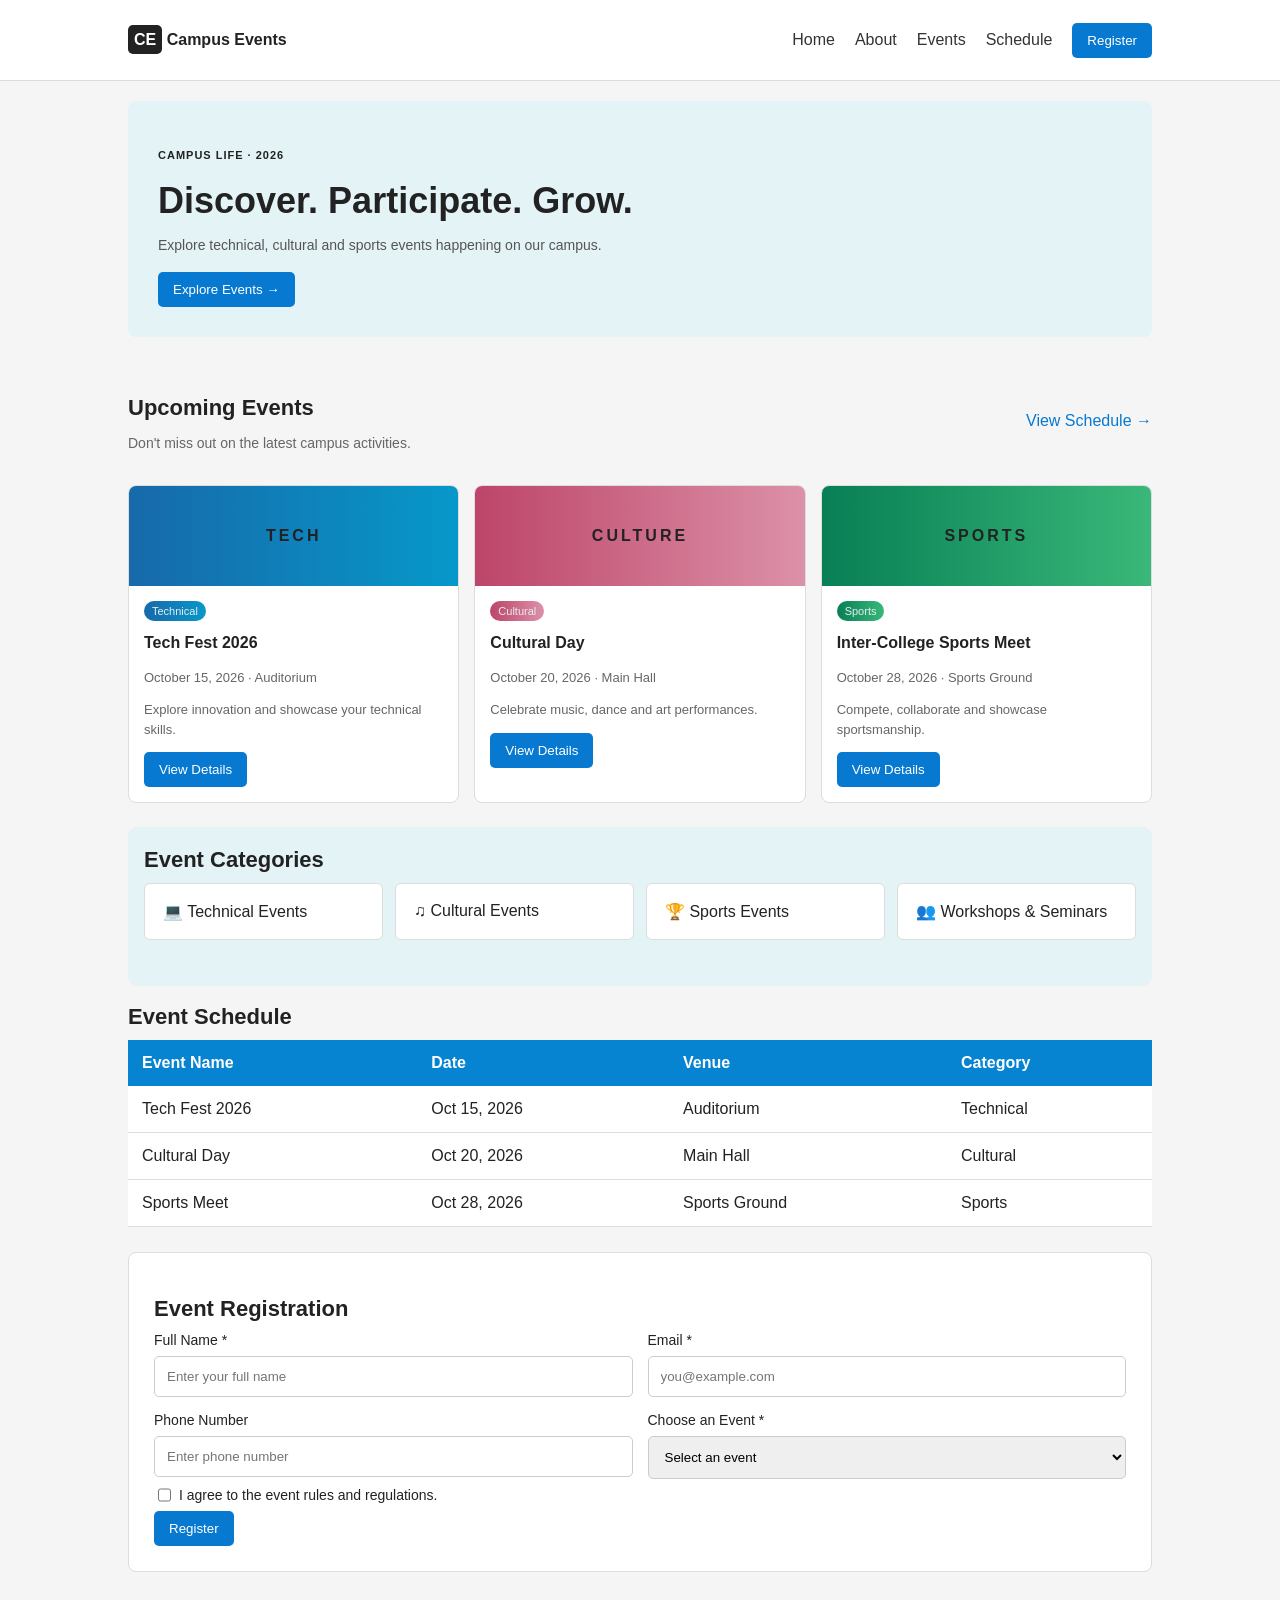
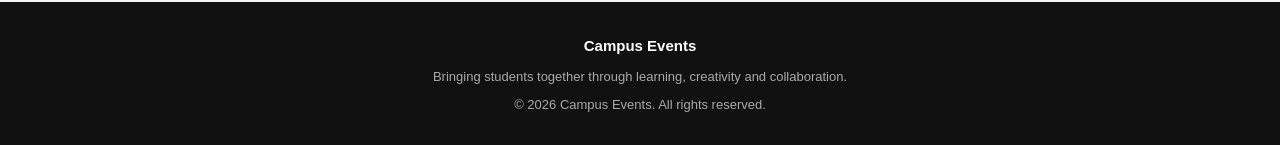
<file: HTML/index.html>
<!DOCTYPE html>
<html>
<head>
    <title>Campus Events</title>
    <link rel="stylesheet" href="../CSS/Style.css">
    <link rel="icon" href="../Assets/america_16177456.png">
</head>
<body>
    <!-- Navigation Bar -->
    <header>
        <div class="navbar">
            <h3><span>CE</span> Campus Events</h3>
            <nav>
                <a href="#">Home</a>
                <a href="#">About</a>
                <a href="#">Events</a>
                <a href="#">Schedule</a>
                <button>Register</button>
            </nav>
        </div>
    </header>
    <main>
        <!-- Hero Section -->
        <section class="hero">
            <h5>CAMPUS LIFE · 2026</h5>
            <h1>Discover. Participate. Grow.</h1>
            <p>
                Explore technical, cultural and sports events happening on our campus.
            </p>
            <button>Explore Events →</button>
        </section>
        <!-- Upcoming Events -->
        <section class="events">
            <div class="event-heading">
                <div>
                    <h2>Upcoming Events</h2>
                    <p>Don't miss out on the latest campus activities.</p>
                </div>
                <a href="#">View Schedule →</a>
            </div>
            <!-- Event Cards -->
            <div class="cards">
                <div class="card">
                    <div class="tech">TECH</div>
                    <div class="content">
                        <span id="a">Technical</span>
                        <h3>Tech Fest 2026</h3>
                        <p>October 15, 2026 · Auditorium</p>
                        <p>Explore innovation and showcase your technical skills.</p>
                        <button>View Details</button>
                    </div>
                </div>

                <div class="card">
                    <div class="culture">CULTURE</div>
                    <div class="content">
                        <span id="b">Cultural</span>
                        <h3>Cultural Day</h3>
                        <p>October 20, 2026 · Main Hall</p>
                        <p>Celebrate music, dance and art performances.</p>
                        <button>View Details</button>
                    </div>
                </div>
                <div class="card">
                    <div class="sports">SPORTS</div>

                    <div class="content">
                        <span id="c">Sports</span>
                        <h3>Inter-College Sports Meet</h3>
                        <p>October 28, 2026 · Sports Ground</p>
                        <p>Compete, collaborate and showcase sportsmanship.</p>
                        <button>View Details</button>
                    </div>
                </div>
            </div>
        </section>
        <!-- About / Event Categories -->
        <section class="categories-section" id="about">
            <h2>Event Categories</h2>
            <div class="categories">
                <div>💻 Technical Events</div>
                <div>♫ Cultural Events</div>
                <div>🏆 Sports Events</div>
                <div>👥 Workshops & Seminars</div>
            </div>
        </section>
        <!-- Event Schedule -->
        <section class="schedule" id="schedule">
            <h2>Event Schedule</h2>
            <div class="table-container">
                <table>
                    <thead>
                        <tr>
                            <th>Event Name</th>
                            <th>Date</th>
                            <th>Venue</th>
                            <th>Category</th>
                        </tr>
                    </thead>

                    <tbody>
                        <tr>
                            <td>Tech Fest 2026</td>
                            <td>Oct 15, 2026</td>
                            <td>Auditorium</td>
                            <td>Technical</td>
                        </tr>

                        <tr>
                            <td>Cultural Day</td>
                            <td>Oct 20, 2026</td>
                            <td>Main Hall</td>
                            <td>Cultural</td>
                        </tr>

                        <tr>
                            <td>Sports Meet</td>
                            <td>Oct 28, 2026</td>
                            <td>Sports Ground</td>
                            <td>Sports</td>
                        </tr>
                    </tbody>
                </table>
            </div>

        </section>

        <!-- Event Registration -->
        <section class="registration" id="register">

            <h2>Event Registration</h2>

            <form action="#" method="post">

                <div class="form-grid">

                    <div class="form-group">
                        <label for="name">Full Name *</label>
                        <input
                            type="text"
                            id="name"
                            name="name"
                            placeholder="Enter your full name"
                            required
                        >
                    </div>

                    <div class="form-group">
                        <label for="email">Email *</label>
                        <input
                            type="email"
                            id="email"
                            name="email"
                            placeholder="you@example.com"
                            required
                        >
                    </div>

                    <div class="form-group">
                        <label for="phone">Phone Number</label>
                        <input
                            type="tel"
                            id="phone"
                            name="phone"
                            placeholder="Enter phone number"
                        >
                    </div>

                    <div class="form-group">
                        <label for="event">Choose an Event *</label>

                        <select id="event" name="event" required>
                            <option value="">Select an event</option>
                            <option value="Tech Fest 2026">Tech Fest 2026</option>
                            <option value="Cultural Day">Cultural Day</option>
                            <option value="Sports Meet">Sports Meet</option>
                        </select>
                    </div>

                </div>

                <div class="agreement">
                    <input
                        type="checkbox"
                        id="agreement"
                        name="agreement"
                        required
                    >

                    <label for="agreement">
                        I agree to the event rules and regulations.
                    </label>
                </div>

                <button type="submit">Register</button>

            </form>
        </section>

    </main>

    <!-- Footer -->
    <footer>
        <h3>Campus Events</h3>

        <p>
            Bringing students together through learning, creativity and collaboration.
        </p>

        <p class="copyright">
            &copy; 2026 Campus Events. All rights reserved.
        </p>
    </footer>

</body>
</html>
</file>
<file: CSS/Style.css>
/* General Styling */
body {
    font-family: Arial, sans-serif;
    background-color: #f5f5f5;
    color: #222;
    margin: 0;
}
/* Navigation Bar */
header {
    background-color: white;
    border-bottom: 1px solid #ddd;
    position:sticky;
    top: 0%;
    z-index: 1;
}
.navbar {
    width: 80%;
    margin: auto;
    padding: 15px 0;
    display: flex;
    justify-content: space-between;
    align-items: center;
}
.navbar h3 {
    font-size: 16px;
}
.navbar h3 span {
    background-color: #222;
    color: white;
    padding: 6px;
    border-radius: 5px;
}
nav {
    display: flex;
    align-items: center;
    gap: 20px;
}
nav a {
    text-decoration: none;
    color: #333;
}
nav a:hover {
    color: #0879d1;
}
button {
    background-color: #0879d1;
    color: white;
    border: none;
    padding: 10px 15px;
    border-radius: 5px;
    cursor: pointer;
}
button:hover {
    background-color: #0056a3;
}
/* Main Container */
main {
    width: 80%;
    margin: 20px auto;
}
/* Hero Section */
.hero {
    background-color: #e4f3f6;
    padding: 30px;
    border-radius: 8px;
}
.hero h5 {
    font-size: 11px;
    letter-spacing: 1px;
}
.hero h1 {
    font-size: 36px;
    margin: 15px 0;
}
.hero p {
    color: #555;
    font-size: 14px;
}
.hero button {
    margin-top: 5px;
}
/* Upcoming Events */
.events {
    margin-top: 40px;
}
.event-heading {
    display: flex;
    justify-content: space-between;
    align-items: center;
    margin-bottom: 20px;
}
.event-heading h2 {
    font-size: 22px;
    margin-bottom: 8px;
}
.event-heading p {
    color: #666;
    font-size: 14px;
}
.event-heading a {
    color: #0879d1;
    text-decoration: none;
}
/* Event Cards */
.cards {
    display: flex;
    gap: 15px;
}
.card {
    width: 33.33%;
    background-color: white;
    border: 1px solid #ddd;
    border-radius: 8px;
    overflow: hidden;
}
/* Card Heading Colors */
.tech {
    background: linear-gradient(to right, #1769aa, #0798c9);
}
.culture {
    background: linear-gradient(to right, #bd456a, #dc91a8);
}
.sports {
    background: linear-gradient(to right, #087f55, #39b879);
}
.tech,
.culture,
.sports {
    height: 100px;
    display: flex;
    justify-content: center;
    align-items: center;
    font-weight: bold;
    letter-spacing: 3px;
}
/* Card Content */
.content {
    padding: 15px;
}
#a{
    background: linear-gradient(to right, #1769aa, #0798c9);
    color: #e5edf3;
    padding: 4px 8px;
    border-radius: 10px;
    font-size: 11px;
}
#b{
    background: linear-gradient(to right, #bd456a, #dc91a8);
    color: #e5edf3;
    padding: 4px 8px;
    border-radius: 10px;
    font-size: 11px;
}
#c{
    background: linear-gradient(to right, #087f55, #39b879);
    color: #e5edf3;
    padding: 4px 8px;
    border-radius: 10px;
    font-size: 11px;
}
.content h3 {
    font-size: 16px;
    margin-top: 15px;
}
.content p {
    font-size: 13px;
    color: #666;
    line-height: 1.5;
}
/* General Styling */
body {
    font-family: Arial, sans-serif;
    background-color: #f5f5f5;
    margin: 0;
    color: #222;
}
.container {
    width: 75%;
    margin: 30px auto;
}
/* Section Headings */
h2 {
    font-size: 22px;
    margin-bottom: 10px;
}
/* Event Categories */
.categories {
    display: flex;
    gap: 12px;
    margin-bottom: 45px;
    cursor: pointer;
}
.categories-section{
    background-color: #e4f3f6;
    padding: 1px 16px;
    border-radius: 9px;
    margin: 24px auto 0;
    max-width: 1500px;
}
.categories div {
    background-color: white;
    padding: 18px;
    border: 1px solid #ddd;
    border-radius: 6px;
    flex: 1;
}
/* Event Schedule Table */
table {
    width: 100%;
    border-collapse: collapse;
    background-color: white;
    margin-bottom: 25px;
}
th {
    background-color: #0784d1;
    color: white;
    text-align: left;
    padding: 14px;
}
td {
    padding: 14px;
    border-bottom: 1px solid #ddd;
}

tr:hover {
    background-color: #f0f8ff;
}

/* Registration Form */
.registration {
    background-color: white;
    padding: 25px;
    border: 1px solid #ddd;
    border-radius: 8px;
    margin-top: 20px;
    margin-bottom: 30px;
}

.form-grid {
    display: grid;
    grid-template-columns: 1fr 1fr;
    gap: 15px;
}

label {
    display: block;
    margin-bottom: 8px;
    font-size: 14px;
}

input[type="text"],
input[type="email"],
input[type="tel"],
select {
    width: 100%;
    padding: 12px;
    border: 1px solid #ccc;
    border-radius: 5px;
    box-sizing: border-box;
}

input[type="checkbox"] {
    margin-right: 8px;
}

.registration p {
    font-size: 13px;
    margin-top: 15px;
}
.agreement{
    display:flex ;
}

.agreement label{
    margin-top:8px;
}

/* Buttons */
button {
    background-color: #0879d1;
    color: white;
    padding: 10px 15px;
    border: none;
    border-radius: 5px;
    cursor: pointer;
}

button:hover {
    background-color: #0056a3;
}

/* Footer */
footer {
    background-color: #111;
    color: white;
    text-align: center;
    padding: 20px;
}

footer h3 {
    font-size: 15px;
}

footer p {
    color: #aaa;
    font-size: 13px;
}
</file>
